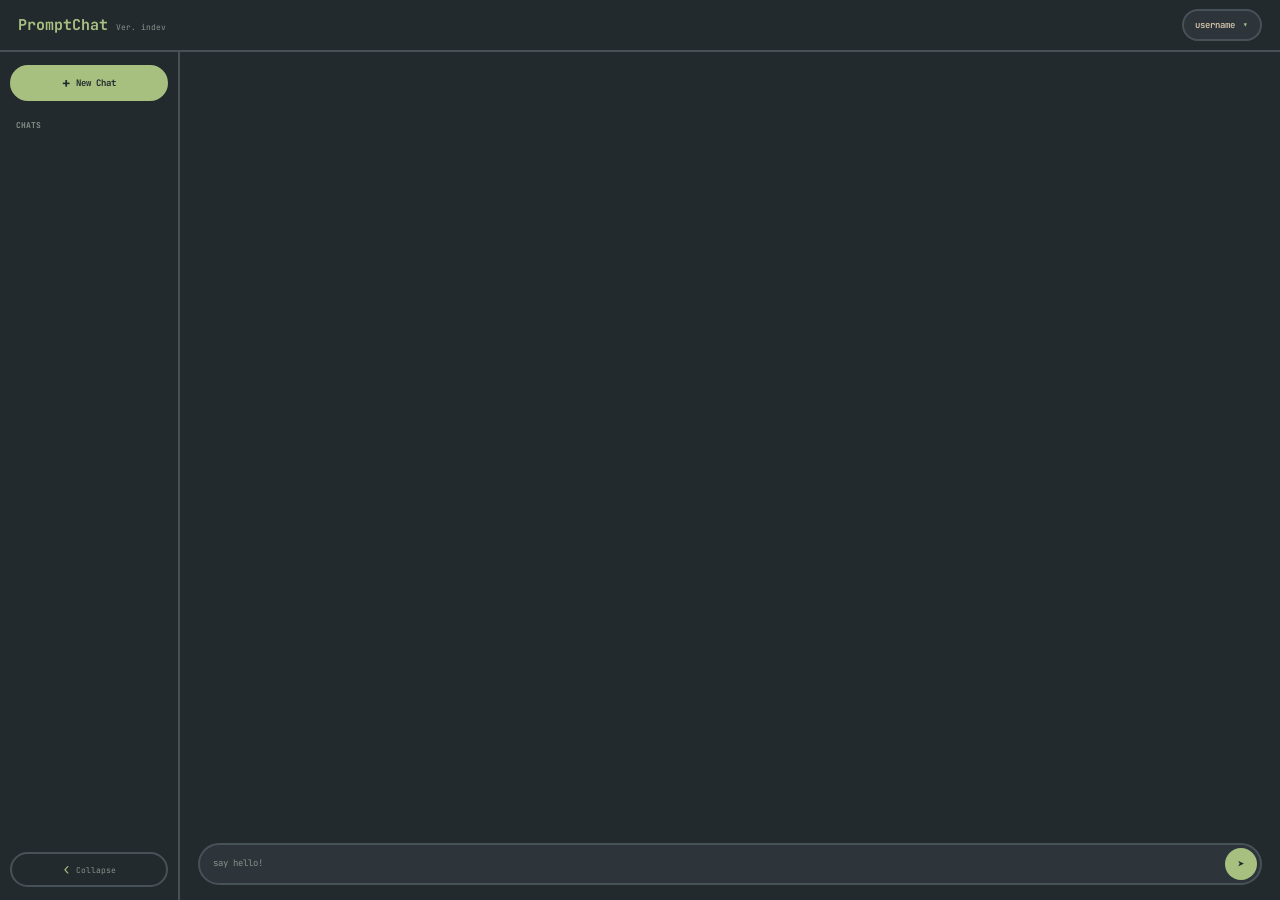
<file: home/index.html>
<!DOCTYPE html>

<html lang="en">
<head>
    <meta charset="UTF-8">
    <meta name="viewport" content="width=device-width, initial-scale=1.0">

    <title>PromptChat</title>

    <link rel="stylesheet" href="../css/home.css">
</head>

<body>

<div class="app">

    <!-- TOPBAR -->
    <header class="topbar">

        <div class="brand">
            <span class="brand-name">PromptChat</span>
            <span class="version">Ver. indev</span>
        </div>

        <div class="account">
            <button class="account-button" id="account-button">
                <span id="username">username</span>
                <span class="dropdown-arrow">▾</span>
            </button>

            <div class="account-menu" id="account-menu">
                <button id="add-account">Add another account</button>
                <button id="logout">Logout</button>
            </div>
        </div>

    </header>


    <!-- MAIN APPLICATION -->
    <div class="main">

        <!-- SIDEBAR -->
        <aside class="sidebar" id="sidebar">

            <div class="sidebar-top">

                <button class="new-chat-button" id="new-chat-button">
                    <span class="new-chat-icon">+</span>
                    <span class="sidebar-label">New Chat</span>
                </button>

                <div class="chats-title">
                    <span class="sidebar-label">Chats</span>
                </div>

                <div class="chat-list" id="chat-list">
                    <!-- Chats will be added here -->
                </div>

            </div>

            <button class="collapse-button" id="collapse-button">
                <span>‹</span>
                <span class="sidebar-label">Collapse</span>
            </button>

        </aside>


        <!-- CHAT AREA -->
        <main class="chat-area">

            <div class="messages" id="messages">
                <!-- Messages will appear here -->
            </div>

            <div class="message-container">

                <form class="message-form" id="message-form">

                    <textarea
                        id="message-input"
                        placeholder="say hello!"
                        rows="1"
                    ></textarea>

                    <button
                        type="submit"
                        class="send-button"
                        aria-label="Send message"
                    >
                        ➤
                    </button>

                </form>

            </div>

        </main>

    </div>

</div>


<!-- NEW CHAT MODAL -->
<div class="modal-overlay" id="new-chat-modal">

    <div class="new-chat-modal">

        <div class="modal-header">
            <h2>New Chat</h2>

            <button
                class="close-button"
                id="close-modal"
                aria-label="Close"
            >
                ×
            </button>
        </div>

        <p class="modal-subtitle">
            Search for users to add to your chat.
        </p>

        <input
            id="user-search"
            class="user-search"
            type="text"
            placeholder="Search users..."
            autocomplete="off"
        >

        <div class="search-results" id="search-results">
            <p class="search-placeholder">
                Start typing to search for users.
            </p>
        </div>

        <div class="selected-users" id="selected-users">
            <!-- Selected users appear here -->
        </div>

        <button class="create-chat-button" id="create-chat-button">
            Create Chat
        </button>

    </div>

</div>


<script>
    /* =========================
       ACCOUNT DROPDOWN
       ========================= */

    const accountButton = document.getElementById("account-button");
    const accountMenu = document.getElementById("account-menu");

    accountButton.addEventListener("click", function (event) {
        event.stopPropagation();

        accountMenu.classList.toggle("open");
    });

    document.addEventListener("click", function () {
        accountMenu.classList.remove("open");
    });


    /* =========================
       SIDEBAR
       ========================= */

    const sidebar = document.getElementById("sidebar");
    const collapseButton = document.getElementById("collapse-button");

    collapseButton.addEventListener("click", function () {
        sidebar.classList.toggle("collapsed");

        if (sidebar.classList.contains("collapsed")) {
            collapseButton.querySelector("span").textContent = "›";
        } else {
            collapseButton.querySelector("span").textContent = "‹";
        }
    });


    /* =========================
       NEW CHAT MODAL
       ========================= */

    const newChatButton = document.getElementById("new-chat-button");
    const newChatModal = document.getElementById("new-chat-modal");
    const closeModal = document.getElementById("close-modal");

    newChatButton.addEventListener("click", function () {
        newChatModal.classList.add("open");

        setTimeout(function () {
            document.getElementById("user-search").focus();
        }, 100);
    });

    closeModal.addEventListener("click", function () {
        newChatModal.classList.remove("open");
    });

    newChatModal.addEventListener("click", function (event) {
        if (event.target === newChatModal) {
            newChatModal.classList.remove("open");
        }
    });


    /* =========================
       USER SEARCH
       ========================= */

    const userSearch = document.getElementById("user-search");
    const searchResults = document.getElementById("search-results");

    userSearch.addEventListener("input", function () {

        const query = userSearch.value.trim();

        if (!query) {
            searchResults.innerHTML = `
                <p class="search-placeholder">
                    Start typing to search for users.
                </p>
            `;

            return;
        }

        /*
         * TEMPORARY UI
         *
         * Real user searching will be connected to:
         *
         * GET /api/users/search?q=username
         *
         * once that backend route exists.
         */

        searchResults.innerHTML = `
            <p class="search-placeholder">
                User search will connect to the PromptChat server.
            </p>
        `;
    });


    /* =========================
       MESSAGE INPUT
       ========================= */

    const messageInput = document.getElementById("message-input");

    messageInput.addEventListener("input", function () {

        this.style.height = "auto";

        this.style.height =
            Math.min(this.scrollHeight, 180) + "px";
    });


    /* =========================
       SEND MESSAGE
       ========================= */

    const messageForm = document.getElementById("message-form");
    const messages = document.getElementById("messages");

    messageForm.addEventListener("submit", function (event) {

        event.preventDefault();

        const text = messageInput.value.trim();

        if (!text) {
            return;
        }

        /*
         * TEMPORARY:
         * Display the message locally.
         *
         * Actual message sending will be connected
         * to the backend later.
         */

        const message = document.createElement("div");

        message.className = "message own";

        message.textContent = text;

        messages.appendChild(message);

        messageInput.value = "";
        messageInput.style.height = "auto";

        messages.scrollTop = messages.scrollHeight;
    });


    /* =========================
       ENTER TO SEND
       ========================= */

    messageInput.addEventListener("keydown", function (event) {

        if (event.key === "Enter" && !event.shiftKey) {

            event.preventDefault();

            messageForm.requestSubmit();
        }
    });


    /* =========================
       ACCOUNT ACTIONS
       ========================= */

    document.getElementById("add-account").addEventListener("click", function () {

        /*
         * This will eventually go to the
         * account-management page.
         */

        console.log("Add another account");
    });


    document.getElementById("logout").addEventListener("click", function () {

        /*
         * Actual logout/session handling
         * will be added with authentication.
         */

        console.log("Logout");
    });
</script>

</body>
</html>
</file>
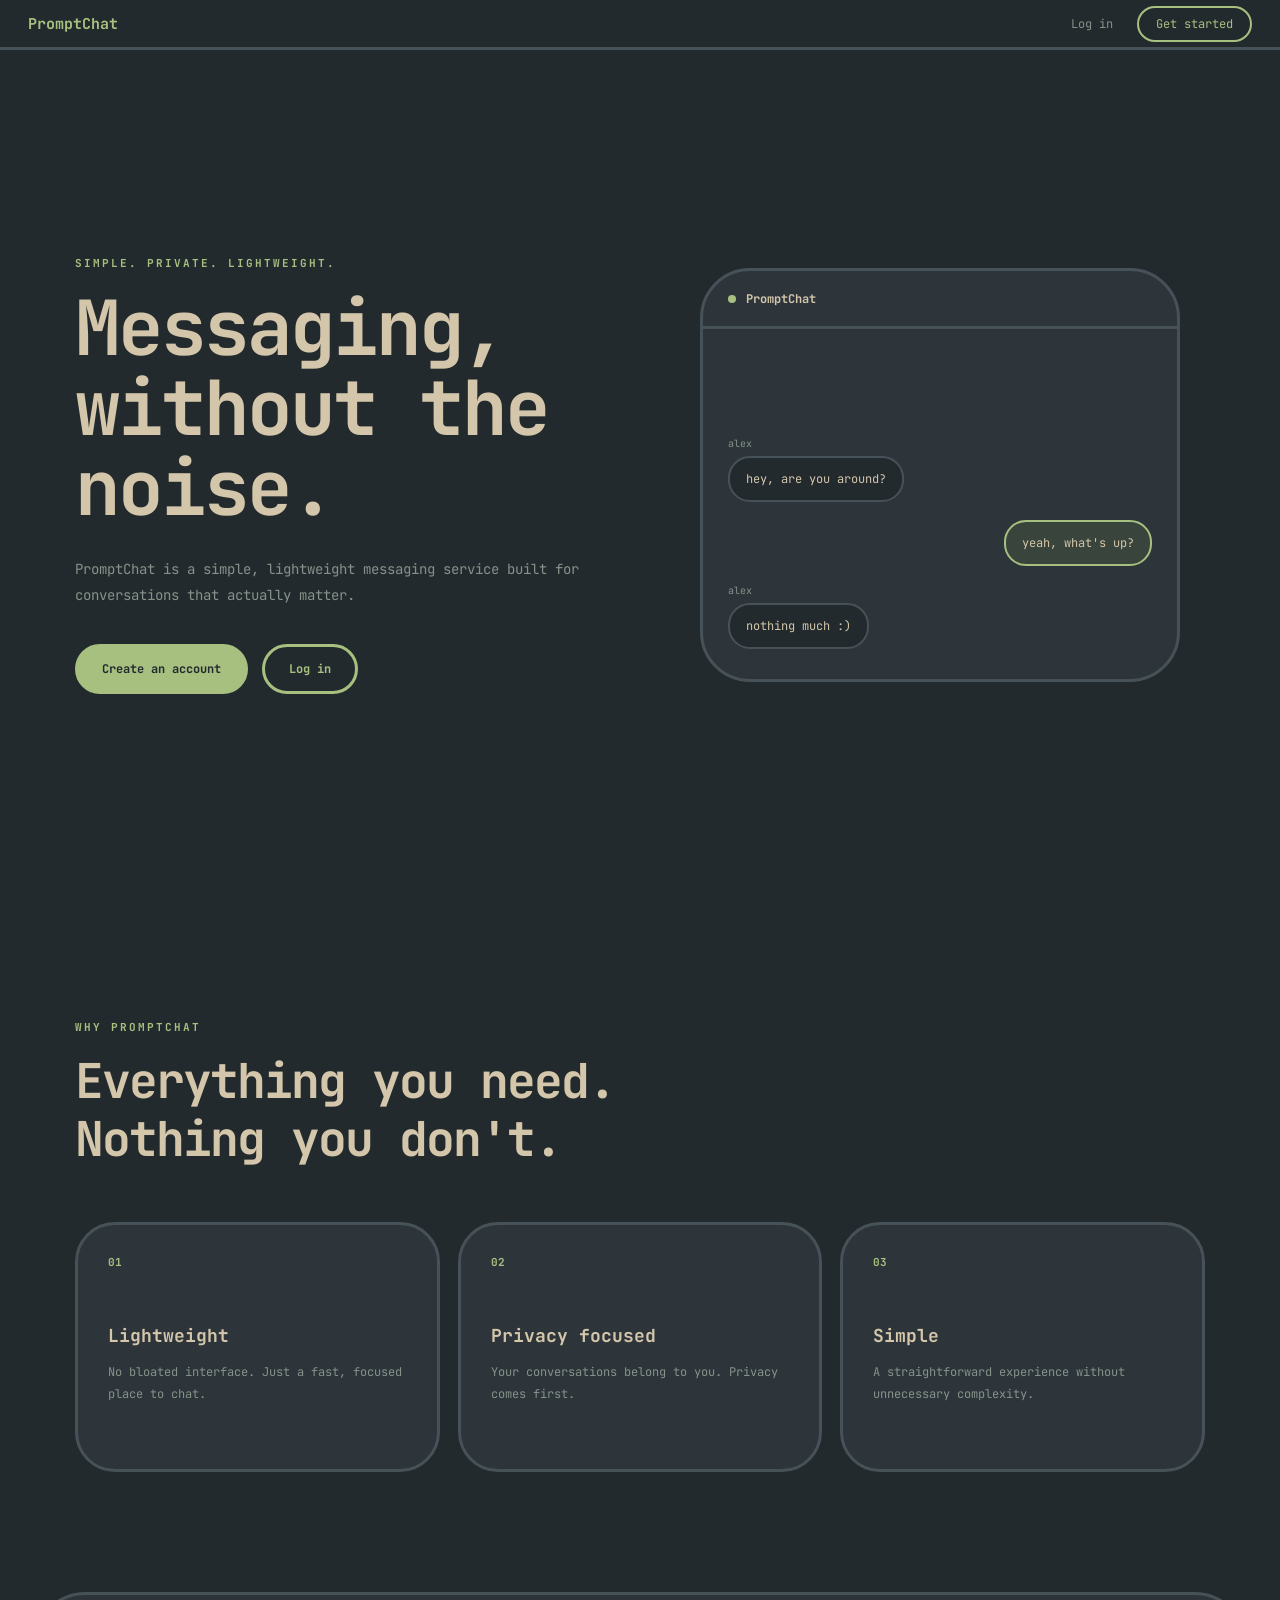
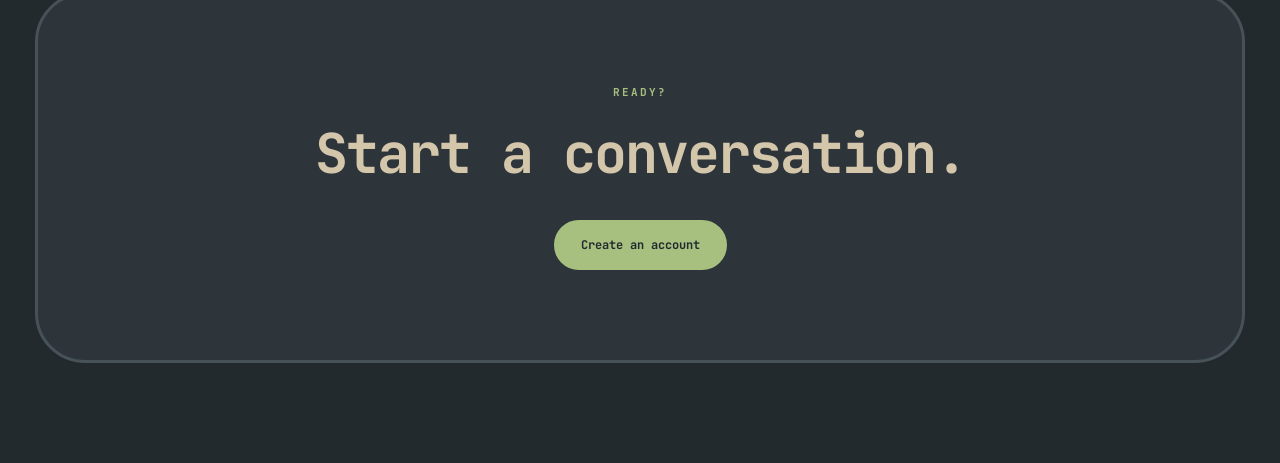
<file: landing/index.html>
<!DOCTYPE html>
<html lang="en">
<head>
    <meta charset="UTF-8">
    <meta name="viewport" content="width=device-width, initial-scale=1.0">
    <title>PromptChat</title>
    <link rel="stylesheet" href="../css/landing.css">
</head>

<body>

<header class="navbar">
    <a href="../landing/" class="logo">PromptChat</a>

    <nav>
        <a href="../login/">Log in</a>
        <a href="../signup/" class="nav-button">Get started</a>
    </nav>
</header>

<main>

    <section class="hero">

        <div class="hero-content">
            <p class="eyebrow">SIMPLE. PRIVATE. LIGHTWEIGHT.</p>

            <h1>Messaging,<br>without the noise.</h1>

            <p class="hero-text">
                PromptChat is a simple, lightweight messaging service
                built for conversations that actually matter.
            </p>

            <div class="hero-actions">
                <a href="../signup/" class="primary-button">Create an account</a>
                <a href="../login/" class="secondary-button">Log in</a>
            </div>
        </div>

        <div class="chat-preview">

            <div class="preview-header">
                <span class="status-dot"></span>
                <span>PromptChat</span>
            </div>

            <div class="messages">

                <div class="message">
                    <span class="message-name">alex</span>
                    <div class="bubble">
                        hey, are you around?
                    </div>
                </div>

                <div class="message own">
                    <div class="bubble">
                        yeah, what's up?
                    </div>
                </div>

                <div class="message">
                    <span class="message-name">alex</span>
                    <div class="bubble">
                        nothing much :)
                    </div>
                </div>

            </div>

        </div>

    </section>

    <section class="features">

        <p class="eyebrow">WHY PROMPTCHAT</p>

        <h2>Everything you need.<br>Nothing you don't.</h2>

        <div class="feature-grid">

            <article class="feature-card">
                <div class="feature-number">01</div>
                <h3>Lightweight</h3>
                <p>No bloated interface. Just a fast, focused place to chat.</p>
            </article>

            <article class="feature-card">
                <div class="feature-number">02</div>
                <h3>Privacy focused</h3>
                <p>Your conversations belong to you. Privacy comes first.</p>
            </article>

            <article class="feature-card">
                <div class="feature-number">03</div>
                <h3>Simple</h3>
                <p>A straightforward experience without unnecessary complexity.</p>
            </article>

        </div>

    </section>

    <section class="cta">

        <p class="eyebrow">READY?</p>

        <h2>Start a conversation.</h2>

        <a href="../signup/" class="primary-button">
            Create an account
        </a>

    </section>

</main>

</body>
</html>
</file>
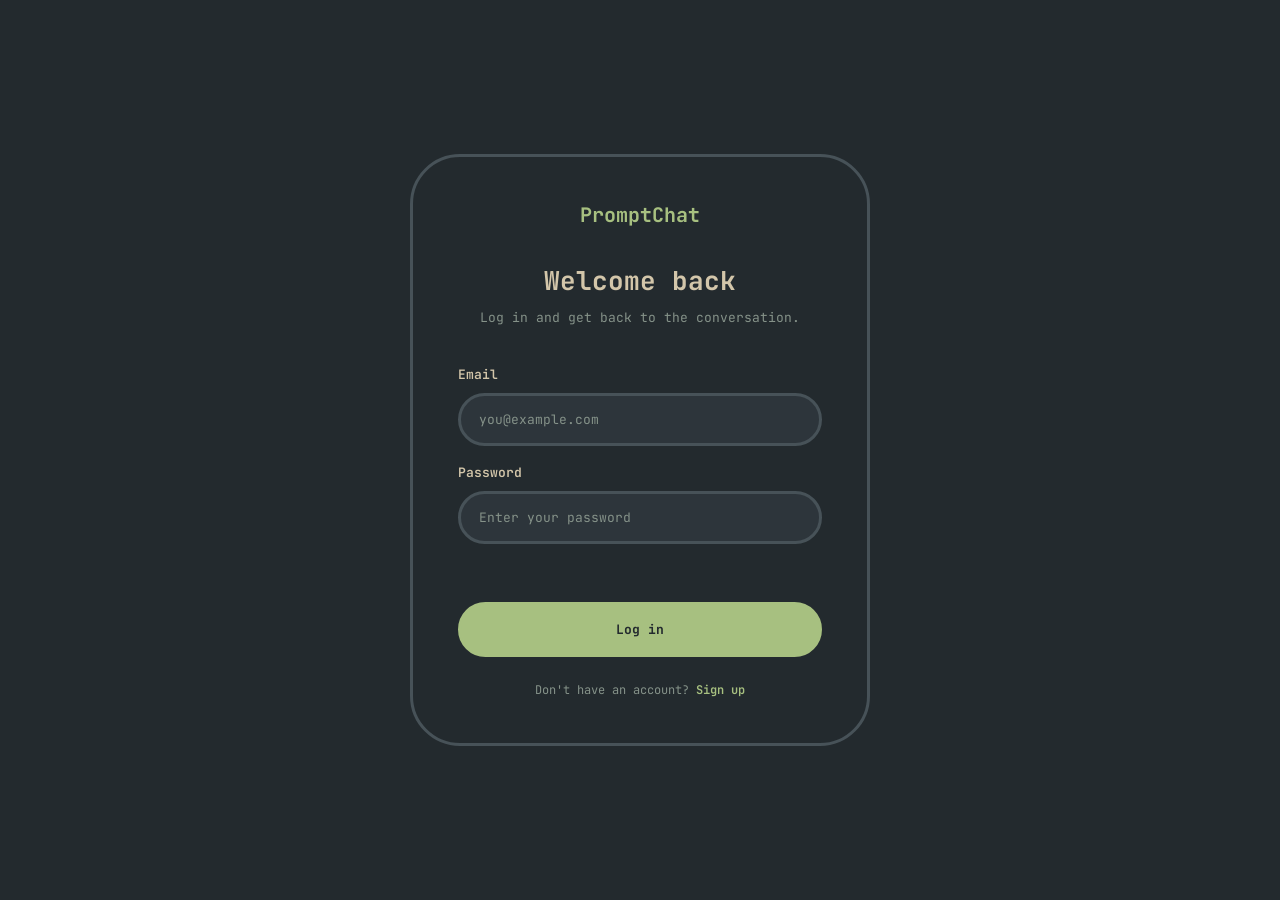
<file: login/index.html>
<!DOCTYPE html>

<html lang="en">
<head>
    <meta charset="UTF-8">
    <meta name="viewport" content="width=device-width, initial-scale=1.0">

    <title>Log In — PromptChat</title>

    <link rel="stylesheet" href="../css/login.css">
</head>

<body>

<div class="auth-card">

    <a class="logo" href="../landing/">PromptChat</a>

    <h1>Welcome back</h1>

    <p class="subtitle">
        Log in and get back to the conversation.
    </p>

    <form id="login-form">

        <label for="email">Email</label>

        <input
            id="email"
            type="email"
            placeholder="you@example.com"
            required
        >

        <label for="password">Password</label>

        <input
            id="password"
            type="password"
            placeholder="Enter your password"
            required
        >

        <p id="message"></p>

        <button type="submit">
            Log in
        </button>

    </form>

    <p class="switch">
        Don't have an account?
        <a href="../signup/">Sign up</a>
    </p>

</div>


<script>
    const form = document.getElementById("login-form");
    const message = document.getElementById("message");

    // Raspberry Pi API — temporary LAN address for testing
    const API_URL = "https://population-genius-engage-portions.trycloudflare.com";


    form.addEventListener("submit", async function (event) {

        event.preventDefault();

        const email = document.getElementById("email").value.trim();
        const password = document.getElementById("password").value;

        message.textContent = "Logging in...";
        message.className = "";

        try {

            const response = await fetch(`${API_URL}/api/auth/login`, {
                method: "POST",

                headers: {
                    "Content-Type": "application/json"
                },

                body: JSON.stringify({
                    email: email,
                    password: password
                })
            });


            const data = await response.json();


            if (!response.ok) {

                message.textContent =
                    data.error || "Invalid email or password.";

                message.className = "error";

                return;
            }


            message.textContent =
                "Logged in successfully!";

            message.className = "success";


            console.log("Logged in user:", data.user);


            // Redirect to the PromptChat home page
            setTimeout(function () {
                window.location.href = "../home/";
            }, 500);


        } catch (error) {

            console.error(
                "Login request failed:",
                error
            );

            message.textContent =
                "Unable to connect to the PromptChat server.";

            message.className = "error";
        }

    });
</script>

</body>
</html>
</file>
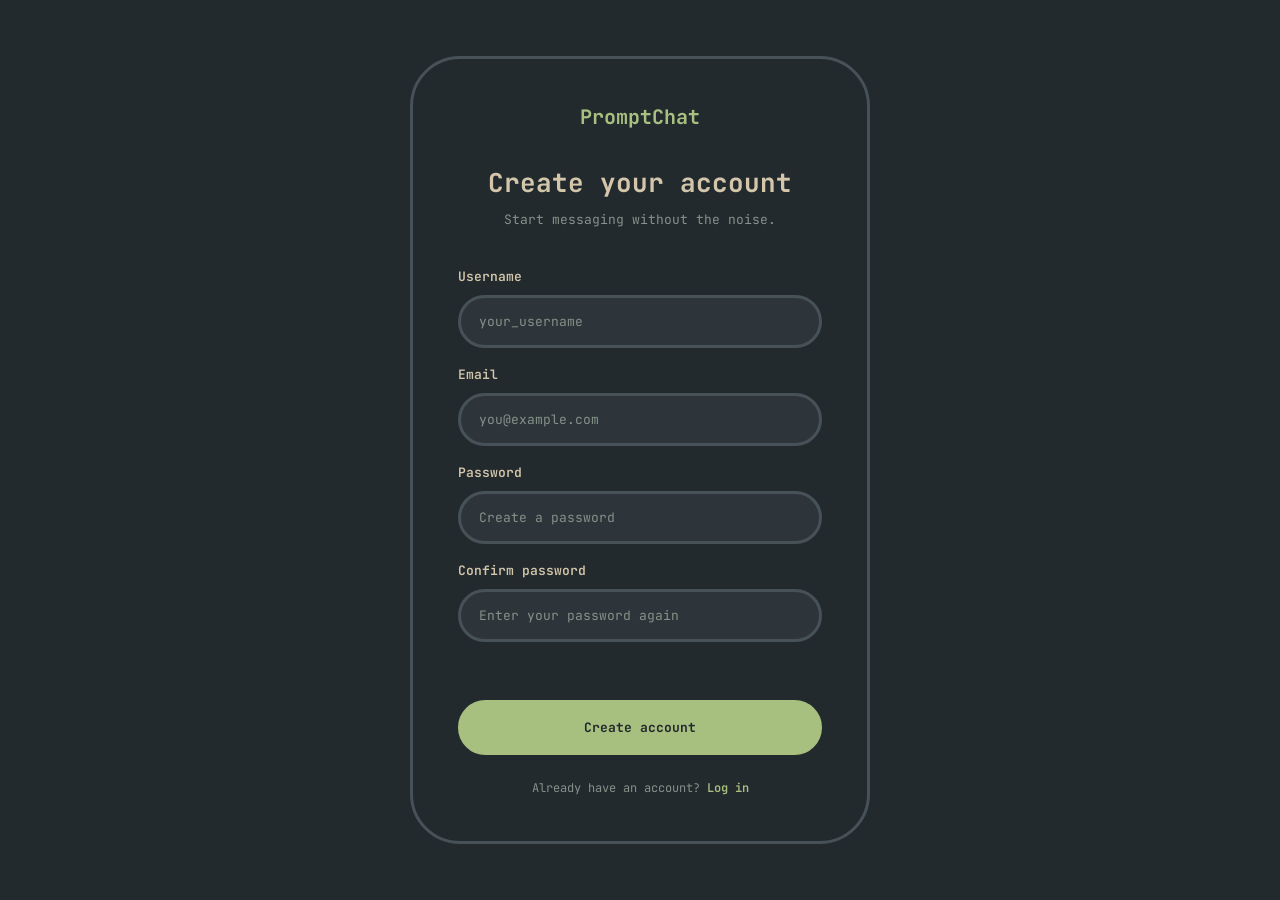
<file: signup/index.html>
<!DOCTYPE html>

<html lang="en">
<head>
    <meta charset="UTF-8">
    <meta name="viewport" content="width=device-width, initial-scale=1.0">
    <title>Sign Up — PromptChat</title>
    <link rel="stylesheet" href="../css/auth.css">
</head>

<body>

<div class="auth-card">
    <a class="logo" href="../landing/">PromptChat</a>

    <h1>Create your account</h1>
    <p class="subtitle">Start messaging without the noise.</p>

    <form id="signup-form">

        <label for="username">Username</label>
        <input
            id="username"
            type="text"
            placeholder="your_username"
            maxlength="32"
            required
        >

        <label for="email">Email</label>
        <input
            id="email"
            type="email"
            placeholder="you@example.com"
            required
        >

        <label for="password">Password</label>
        <input
            id="password"
            type="password"
            placeholder="Create a password"
            required
        >

        <label for="confirm-password">Confirm password</label>
        <input
            id="confirm-password"
            type="password"
            placeholder="Enter your password again"
            required
        >

        <p id="message"></p>

        <button type="submit">Create account</button>

    </form>

    <p class="switch">
        Already have an account?
        <a href="../login/">Log in</a>
    </p>

</div>

<script>
    const form = document.getElementById("signup-form");
    const password = document.getElementById("password");
    const confirmPassword = document.getElementById("confirm-password");
    const message = document.getElementById("message");

    // Raspberry Pi API — temporary LAN address for testing
    const API_URL = "https://population-genius-engage-portions.trycloudflare.com";

    form.addEventListener("submit", async function (event) {
        event.preventDefault();

        const username = document.getElementById("username").value.trim();
        const email = document.getElementById("email").value.trim();
        const passwordValue = password.value;

        // Check that both passwords match
        if (passwordValue !== confirmPassword.value) {
            message.textContent = "Passwords do not match.";
            message.className = "error";
            return;
        }

        message.textContent = "Creating your account...";
        message.className = "";

        try {
            const response = await fetch(`${API_URL}/api/auth/signup`, {
                method: "POST",
                headers: {
                    "Content-Type": "application/json"
                },
                body: JSON.stringify({
                    username: username,
                    email: email,
                    password: passwordValue
                })
            });

            const data = await response.json();

            if (!response.ok) {
                message.textContent = data.error || "Something went wrong.";
                message.className = "error";
                return;
            }

            message.textContent = "Account created successfully!";
            message.className = "success";

            form.reset();

        } catch (error) {
            console.error("Signup request failed:", error);

            message.textContent =
                "Unable to connect to the PromptChat server.";
            message.className = "error";
        }
    });
</script>

</body>
</html>
</file>
<file: css/home.css>
@import url("https://fonts.googleapis.com/css2?family=JetBrains+Mono:wght@400;500;600;700&display=swap");

:root {
    --background-dim: #232a2e;
    --bg-green: #a7c080;
    --statusline-1: #475258;
    --text: #d3c6aa;
    --text-muted: #859289;
    --input-background: #2d353b;
    --error: #e67e80;

    --border-width: 2px;
    --radius: 30px;

    --topbar-height: 52px;
    --sidebar-width: 180px;
}

* {
    box-sizing: border-box;
}

html,
body {
    margin: 0;
    width: 100%;
    height: 100%;
    overflow: hidden;
}

body {
    background: var(--background-dim);
    color: var(--text);
    font-family: "JetBrains Mono", monospace;
}

.app {
    width: 100%;
    height: 100vh;

    display: flex;
    flex-direction: column;
}


/* =========================
   TOPBAR
   ========================= */

.topbar {
    height: var(--topbar-height);
    min-height: var(--topbar-height);

    padding: 0 18px;

    border-bottom: var(--border-width) solid var(--statusline-1);

    display: flex;
    align-items: center;
    justify-content: space-between;
}

.brand {
    display: flex;
    align-items: baseline;
    gap: 8px;
}

.brand-name {
    color: var(--bg-green);
    font-size: 15px;
    font-weight: 700;
}

.version {
    color: var(--text-muted);
    font-size: 8px;
}


/* ACCOUNT */

.account {
    position: relative;
}

.account-button {
    padding: 7px 11px;

    border: var(--border-width) solid var(--statusline-1);
    border-radius: 30px;

    background: var(--input-background);
    color: var(--text);

    font-family: inherit;
    font-size: 9px;
    font-weight: 600;

    cursor: pointer;

    display: flex;
    align-items: center;
    gap: 7px;
}

.account-button:hover {
    border-color: var(--bg-green);
}

.dropdown-arrow {
    color: var(--bg-green);
    font-size: 11px;
}


/* ACCOUNT MENU */

.account-menu {
    position: absolute;
    top: calc(100% + 7px);
    right: 0;

    width: 150px;

    padding: 5px;

    border: var(--border-width) solid var(--statusline-1);
    border-radius: 18px;

    background: var(--input-background);

    opacity: 0;
    visibility: hidden;

    transform: translateY(-5px);

    transition:
        opacity 0.15s ease,
        transform 0.15s ease,
        visibility 0.15s ease;

    z-index: 100;
}

.account-menu.open {
    opacity: 1;
    visibility: visible;
    transform: translateY(0);
}

.account-menu button {
    width: 100%;

    padding: 9px 11px;

    border: 0;
    border-radius: 13px;

    background: transparent;
    color: var(--text);

    font-family: inherit;
    font-size: 9px;
    text-align: left;

    cursor: pointer;
}

.account-menu button:hover {
    background: var(--background-dim);
    color: var(--bg-green);
}


/* =========================
   MAIN
   ========================= */

.main {
    min-height: 0;
    flex: 1;

    display: flex;
}


/* =========================
   SIDEBAR
   ========================= */

.sidebar {
    width: var(--sidebar-width);
    min-width: var(--sidebar-width);

    padding: 13px 10px;

    border-right: var(--border-width) solid var(--statusline-1);

    display: flex;
    flex-direction: column;
    justify-content: space-between;

    transition:
        width 0.2s ease,
        min-width 0.2s ease,
        padding 0.2s ease;
}

.sidebar.collapsed {
    width: 50px;
    min-width: 50px;

    padding-left: 7px;
    padding-right: 7px;
}


/* NEW CHAT */

.new-chat-button {
    width: 100%;

    padding: 9px 12px;

    border: var(--border-width) solid var(--bg-green);
    border-radius: 30px;

    background: var(--bg-green);
    color: var(--background-dim);

    font-family: inherit;
    font-size: 9px;
    font-weight: 700;

    cursor: pointer;

    display: flex;
    align-items: center;
    justify-content: center;
    gap: 6px;
}

.new-chat-button:hover {
    opacity: 0.9;
}

.new-chat-icon {
    font-size: 14px;
    line-height: 1;
}


/* CHATS TITLE */

.chats-title {
    margin: 19px 6px 8px;

    color: var(--text-muted);

    font-size: 8px;
    font-weight: 700;
    text-transform: uppercase;
}


/* CHAT LIST */

.chat-list {
    display: flex;
    flex-direction: column;
    gap: 3px;
}

.chat-item {
    width: 100%;

    padding: 8px 10px;

    border: 0;
    border-radius: 13px;

    background: transparent;
    color: var(--text);

    font-family: inherit;
    font-size: 9px;
    text-align: left;

    cursor: pointer;

    white-space: nowrap;
    overflow: hidden;
    text-overflow: ellipsis;
}

.chat-item:hover {
    background: var(--input-background);
}

.chat-item.active {
    background: var(--input-background);
    color: var(--bg-green);
}


/* COLLAPSE */

.collapse-button {
    width: 100%;

    padding: 8px;

    border: var(--border-width) solid var(--statusline-1);
    border-radius: 30px;

    background: transparent;
    color: var(--text-muted);

    font-family: inherit;
    font-size: 8px;

    cursor: pointer;

    display: flex;
    align-items: center;
    justify-content: center;
    gap: 5px;
}

.collapse-button:hover {
    border-color: var(--bg-green);
    color: var(--bg-green);
}

.collapse-button > span:first-child {
    color: var(--bg-green);
    font-size: 15px;
    line-height: 1;
}


/* COLLAPSED SIDEBAR */

.sidebar.collapsed .sidebar-label {
    display: none;
}

.sidebar.collapsed .new-chat-button {
    padding: 9px 0;
}

.sidebar.collapsed .new-chat-icon {
    font-size: 16px;
}

.sidebar.collapsed .chats-title {
    text-align: center;
}

.sidebar.collapsed .collapse-button {
    padding: 8px 0;
}


/* =========================
   CHAT AREA
   ========================= */

.chat-area {
    min-width: 0;
    min-height: 0;

    flex: 1;

    display: flex;
    flex-direction: column;
}

.messages {
    min-height: 0;

    flex: 1;

    padding: 20px;

    overflow-y: auto;

    display: flex;
    flex-direction: column;
    justify-content: flex-end;
    gap: 8px;
}


/* MESSAGE */

.message {
    max-width: min(70%, 500px);

    padding: 9px 13px;

    border: var(--border-width) solid var(--statusline-1);
    border-radius: 17px;

    background: var(--input-background);

    color: var(--text);

    font-size: 9px;
    line-height: 1.6;

    word-wrap: break-word;
}

.message.own {
    align-self: flex-end;

    border-color: var(--bg-green);

    background: var(--bg-green);
    color: var(--background-dim);
}


/* =========================
   MESSAGE INPUT
   ========================= */

.message-container {
    padding: 11px 18px 15px;
}

.message-form {
    width: 100%;

    border: var(--border-width) solid var(--statusline-1);
    border-radius: 30px;

    background: var(--input-background);

    display: flex;
    align-items: flex-end;

    transition: border-color 0.15s ease;
}

.message-form:focus-within {
    border-color: var(--bg-green);
}

#message-input {
    min-height: 36px;
    max-height: 120px;

    flex: 1;

    padding: 10px 13px;

    border: 0;
    outline: none;

    resize: none;

    background: transparent;
    color: var(--text);

    font-family: inherit;
    font-size: 9px;
    line-height: 1.5;
}

#message-input::placeholder {
    color: var(--text-muted);
}


/* SEND */

.send-button {
    width: 32px;
    height: 32px;

    margin: 3px;
    padding: 0;

    border: 0;
    border-radius: 50%;

    background: var(--bg-green);
    color: var(--background-dim);

    font-family: inherit;
    font-size: 12px;
    font-weight: 700;

    cursor: pointer;

    flex-shrink: 0;
}

.send-button:hover {
    opacity: 0.9;
}


/* =========================
   MODAL
   ========================= */

.modal-overlay {
    position: fixed;
    inset: 0;

    padding: 18px;

    background: rgba(35, 42, 46, 0.75);

    display: flex;
    align-items: center;
    justify-content: center;

    opacity: 0;
    visibility: hidden;

    transition:
        opacity 0.15s ease,
        visibility 0.15s ease;

    z-index: 200;
}

.modal-overlay.open {
    opacity: 1;
    visibility: visible;
}

.new-chat-modal {
    width: 100%;
    max-width: 300px;

    padding: 22px;

    border: var(--border-width) solid var(--statusline-1);
    border-radius: 30px;

    background: var(--background-dim);

    transform: translateY(10px);

    transition: transform 0.15s ease;
}

.modal-overlay.open .new-chat-modal {
    transform: translateY(0);
}

.modal-header {
    display: flex;
    align-items: center;
    justify-content: space-between;
}

.modal-header h2 {
    margin: 0;

    color: var(--text);

    font-size: 14px;
}

.close-button {
    width: 27px;
    height: 27px;

    border: var(--border-width) solid var(--statusline-1);
    border-radius: 50%;

    background: transparent;
    color: var(--text-muted);

    font-family: inherit;
    font-size: 15px;

    cursor: pointer;
}

.close-button:hover {
    border-color: var(--bg-green);
    color: var(--bg-green);
}

.modal-subtitle {
    margin: 7px 0 16px;

    color: var(--text-muted);

    font-size: 8px;
    line-height: 1.6;
}

.user-search {
    width: 100%;

    padding: 10px 12px;

    border: var(--border-width) solid var(--statusline-1);
    border-radius: 30px;

    outline: none;

    background: var(--input-background);
    color: var(--text);

    font-family: inherit;
    font-size: 9px;
}

.user-search::placeholder {
    color: var(--text-muted);
}

.user-search:focus {
    border-color: var(--bg-green);
}

.search-results {
    min-height: 50px;

    margin-top: 10px;

    padding: 7px;

    border-radius: 17px;

    background: var(--input-background);
}

.search-placeholder {
    margin: 7px;

    color: var(--text-muted);

    font-size: 8px;
    line-height: 1.6;
    text-align: center;
}

.selected-users {
    display: flex;
    flex-wrap: wrap;
    gap: 5px;

    margin-top: 10px;
}

.selected-user {
    padding: 5px 8px;

    border: 2px solid var(--bg-green);
    border-radius: 15px;

    color: var(--bg-green);

    font-size: 8px;
}

.create-chat-button {
    width: 100%;

    margin-top: 13px;
    padding: 10px;

    border: var(--border-width) solid var(--bg-green);
    border-radius: 30px;

    background: var(--bg-green);
    color: var(--background-dim);

    font-family: inherit;
    font-size: 9px;
    font-weight: 700;

    cursor: pointer;
}

.create-chat-button:hover {
    opacity: 0.9;
}


/* =========================
   SCROLLBAR
   ========================= */

::-webkit-scrollbar {
    width: 5px;
}

::-webkit-scrollbar-track {
    background: var(--background-dim);
}

::-webkit-scrollbar-thumb {
    background: var(--statusline-1);
    border-radius: 10px;
}

::-webkit-scrollbar-thumb:hover {
    background: var(--text-muted);
}


/* =========================
   MOBILE
   ========================= */

@media (max-width: 700px) {

    :root {
        --topbar-height: 48px;
    }

    .topbar {
        padding: 0 12px;
    }

    .brand {
        gap: 5px;
    }

    .brand-name {
        font-size: 13px;
    }

    .version {
        font-size: 7px;
    }

    .account-button {
        padding: 6px 9px;
    }

    .sidebar {
        width: 50px;
        min-width: 50px;

        padding-left: 7px;
        padding-right: 7px;
    }

    .sidebar .sidebar-label {
        display: none;
    }

    .new-chat-button {
        padding: 9px 0;
    }

    .chats-title {
        text-align: center;
    }

    .collapse-button {
        padding: 8px 0;
    }

    .message-container {
        padding: 8px 10px 11px;
    }

    .messages {
        padding: 13px 10px;
    }

    .message {
        max-width: 85%;
    }

    .new-chat-modal {
        padding: 20px;

        border-radius: 27px;
    }
}
</file>
<file: css/landing.css>
@import url("https://fonts.googleapis.com/css2?family=JetBrains+Mono:wght@400;500;600;700&display=swap");

* {
    box-sizing: border-box;
}

html {
    scroll-behavior: smooth;
}

body {
    margin: 0;
    background: #232a2e;
    color: #d3c6aa;
    font-family: "JetBrains Mono", monospace;
}

a {
    color: inherit;
    text-decoration: none;
}

.navbar {
    height: 50px;
    padding: 0 28px;

    display: flex;
    align-items: center;
    justify-content: space-between;

    border-bottom: 3px solid #475258;
}

.logo {
    color: #a7c080;
    font-size: 15px;
    font-weight: 700;
}

.navbar nav {
    display: flex;
    align-items: center;
    gap: 24px;
    font-size: 12px;
}

.navbar nav > a:not(.nav-button) {
    color: #859289;
}

.nav-button {
    padding: 8px 17px;
    border: 2px solid #a7c080;
    border-radius: 50px;
    color: #a7c080;
}

.hero {
    max-width: 1200px;
    min-height: calc(100vh - 50px);

    margin: 0 auto;
    padding: 80px 35px;

    display: grid;
    grid-template-columns: 1fr 1fr;
    align-items: center;
    gap: 70px;
}

.eyebrow {
    margin: 0 0 18px;
    color: #a7c080;
    font-size: 11px;
    font-weight: 700;
    letter-spacing: 2px;
}

.hero h1 {
    margin: 0;
    color: #d3c6aa;

    font-size: clamp(42px, 6vw, 76px);
    line-height: 1.05;
    letter-spacing: -3px;
}

.hero-text {
    max-width: 580px;
    margin: 28px 0 0;

    color: #859289;

    font-size: 14px;
    line-height: 1.9;
}

.hero-actions {
    display: flex;
    gap: 14px;
    margin-top: 35px;
}

.primary-button,
.secondary-button {
    min-height: 50px;
    padding: 0 24px;

    display: inline-flex;
    align-items: center;
    justify-content: center;

    border: 3px solid #a7c080;
    border-radius: 50px;

    font-size: 12px;
    font-weight: 700;
}

.primary-button {
    background: #a7c080;
    color: #232a2e;
}

.secondary-button {
    color: #a7c080;
    background: transparent;
}

.chat-preview {
    width: 100%;
    max-width: 480px;
    margin: auto;

    border: 3px solid #475258;
    border-radius: 50px;
    overflow: hidden;

    background: #2d353b;
}

.preview-header {
    height: 58px;
    padding: 0 25px;

    display: flex;
    align-items: center;
    gap: 10px;

    border-bottom: 3px solid #475258;

    color: #d3c6aa;

    font-size: 12px;
    font-weight: 700;
}

.status-dot {
    width: 8px;
    height: 8px;
    border-radius: 50%;
    background: #a7c080;
}

.messages {
    min-height: 350px;
    padding: 30px 25px;

    display: flex;
    flex-direction: column;
    justify-content: flex-end;
    gap: 18px;
}

.message {
    display: flex;
    flex-direction: column;
    gap: 6px;
}

.message-name {
    color: #859289;
    font-size: 10px;
}

.message.own {
    align-items: flex-end;
}

.bubble {
    width: fit-content;
    max-width: 75%;

    padding: 12px 16px;

    border: 2px solid #475258;
    border-radius: 22px;

    background: #232a2e;
    color: #d3c6aa;

    font-size: 12px;
    line-height: 1.5;
}

.message.own .bubble {
    border-color: #a7c080;
    background: #38443c;
}

.features {
    max-width: 1200px;
    margin: 0 auto;
    padding: 120px 35px;
}

.features h2 {
    margin: 0;
    color: #d3c6aa;

    font-size: clamp(30px, 4vw, 48px);
    line-height: 1.2;
    letter-spacing: -2px;
}

.feature-grid {
    margin-top: 55px;

    display: grid;
    grid-template-columns: repeat(3, 1fr);
    gap: 18px;
}

.feature-card {
    min-height: 250px;
    padding: 30px;

    border: 3px solid #475258;
    border-radius: 40px;

    background: #2d353b;
}

.feature-number {
    color: #a7c080;
    font-size: 11px;
    font-weight: 700;
}

.feature-card h3 {
    margin: 55px 0 15px;
    color: #d3c6aa;
    font-size: 18px;
}

.feature-card p {
    margin: 0;
    color: #859289;
    font-size: 12px;
    line-height: 1.8;
}

.cta {
    margin: 0 35px 100px;
    padding: 90px 30px;

    border: 3px solid #475258;
    border-radius: 50px;

    background: #2d353b;

    text-align: center;
}

.cta h2 {
    margin: 0 0 30px;
    color: #d3c6aa;

    font-size: clamp(32px, 5vw, 55px);
    letter-spacing: -2px;
}

@media (max-width: 850px) {
    .hero {
        grid-template-columns: 1fr;
        padding-top: 70px;
        padding-bottom: 70px;
    }

    .chat-preview {
        max-width: 520px;
    }

    .feature-grid {
        grid-template-columns: 1fr;
    }
}

@media (max-width: 520px) {
    .navbar {
        padding: 0 17px;
    }

    .navbar nav {
        gap: 12px;
    }

    .nav-button {
        padding: 7px 12px;
    }

    .hero,
    .features {
        padding-left: 20px;
        padding-right: 20px;
    }

    .hero h1 {
        letter-spacing: -2px;
    }

    .hero-actions {
        flex-direction: column;
    }

    .primary-button,
    .secondary-button {
        width: 100%;
    }

    .chat-preview {
        border-radius: 38px;
    }

    .messages {
        min-height: 280px;
    }

    .cta {
        margin-left: 20px;
        margin-right: 20px;
        border-radius: 38px;
    }
}
</file>
<file: css/login.css>
@import url("https://fonts.googleapis.com/css2?family=JetBrains+Mono:wght@400;500;600;700&display=swap");

:root {
    --background-dim: #232a2e;
    --bg-green: #a7c080;
    --statusline-1: #475258;
    --text: #d3c6aa;
    --text-muted: #859289;
    --input-background: #2d353b;
    --error: #e67e80;

    --border-width: 3px;
    --radius: 50px;
}

* {
    box-sizing: border-box;
}

html,
body {
    margin: 0;
    width: 100%;
    min-height: 100%;
}

body {
    min-height: 100vh;
    padding: 24px;

    background: var(--background-dim);
    color: var(--text);

    font-family: "JetBrains Mono", monospace;

    display: flex;
    align-items: center;
    justify-content: center;
}

.auth-card {
    width: 100%;
    max-width: 460px;
    padding: 45px;

    border: var(--border-width) solid var(--statusline-1);
    border-radius: var(--radius);

    background: var(--background-dim);
}

.logo {
    display: block;
    margin-bottom: 35px;

    color: #a7c080;
    font-size: 20px;
    font-weight: 700;
    text-align: center;
    text-decoration: none;
}

h1 {
    margin: 0 0 10px;

    color: var(--text);

    font-size: 26px;
    text-align: center;
}

.subtitle {
    margin: 0 0 30px;

    color: var(--text-muted);

    font-size: 13px;
    line-height: 1.6;
    text-align: center;
}

form {
    display: flex;
    flex-direction: column;
    gap: 10px;
}

label {
    margin-top: 8px;

    color: var(--text);

    font-size: 13px;
    font-weight: 600;
}

input {
    width: 100%;
    padding: 15px 18px;

    border: var(--border-width) solid var(--statusline-1);
    border-radius: var(--radius);

    outline: none;

    background: var(--input-background);
    color: var(--text);

    font-family: inherit;
    font-size: 13px;
}

input::placeholder {
    color: var(--text-muted);
}

input:focus {
    border-color: var(--bg-green);
}

button {
    width: 100%;
    margin-top: 15px;
    padding: 16px;

    border: var(--border-width) solid var(--bg-green);
    border-radius: var(--radius);

    background: var(--bg-green);
    color: var(--background-dim);

    font-family: inherit;
    font-size: 13px;
    font-weight: 700;

    cursor: pointer;
}

button:hover {
    opacity: 0.9;
}

#message {
    min-height: 18px;
    margin: 5px 0 0;

    font-size: 12px;
}

.error {
    color: var(--error);
}

.success {
    color: var(--bg-green);
}

.switch {
    margin: 25px 0 0;

    color: var(--text-muted);

    font-size: 12px;
    text-align: center;
}

.switch a {
    color: var(--bg-green);
    text-decoration: none;
    font-weight: 600;
}

.switch a:hover {
    text-decoration: underline;
}

@media (max-width: 520px) {
    .auth-card {
        padding: 35px 25px;
        border-radius: 40px;
    }
}
</file>
<file: css/auth.css>
@import url("https://fonts.googleapis.com/css2?family=JetBrains+Mono:wght@400;500;600;700&display=swap");

:root {
    --background-dim: #232a2e;
    --bg-green: #a7c080;
    --statusline-1: #475258;
    --text: #d3c6aa;
    --text-muted: #859289;
    --input-background: #2d353b;
    --error: #e67e80;

    --border-width: 3px;
    --radius: 50px;
}

* {
    box-sizing: border-box;
}

html,
body {
    margin: 0;
    width: 100%;
    min-height: 100%;
}

body {
    min-height: 100vh;
    padding: 24px;

    background: var(--background-dim);
    color: var(--text);

    font-family: "JetBrains Mono", monospace;

    display: flex;
    align-items: center;
    justify-content: center;
}

.auth-card {
    width: 100%;
    max-width: 460px;
    padding: 45px;

    border: var(--border-width) solid var(--statusline-1);
    border-radius: var(--radius);

    background: var(--background-dim);
}

.logo {
    display: block;
    margin-bottom: 35px;

    color: #a7c080;
    font-size: 20px;
    font-weight: 700;
    text-align: center;
    text-decoration: none;
}

h1 {
    margin: 0 0 10px;

    color: var(--text);

    font-size: 26px;
    text-align: center;
}

.subtitle {
    margin: 0 0 30px;

    color: var(--text-muted);

    font-size: 13px;
    line-height: 1.6;
    text-align: center;
}

form {
    display: flex;
    flex-direction: column;
    gap: 10px;
}

label {
    margin-top: 8px;

    color: var(--text);

    font-size: 13px;
    font-weight: 600;
}

input {
    width: 100%;
    padding: 15px 18px;

    border: var(--border-width) solid var(--statusline-1);
    border-radius: var(--radius);

    outline: none;

    background: var(--input-background);
    color: var(--text);

    font-family: inherit;
    font-size: 13px;
}

input::placeholder {
    color: var(--text-muted);
}

input:focus {
    border-color: var(--bg-green);
}

button {
    width: 100%;
    margin-top: 15px;
    padding: 16px;

    border: var(--border-width) solid var(--bg-green);
    border-radius: var(--radius);

    background: var(--bg-green);
    color: var(--background-dim);

    font-family: inherit;
    font-size: 13px;
    font-weight: 700;

    cursor: pointer;
}

button:hover {
    opacity: 0.9;
}

#message {
    min-height: 18px;
    margin: 5px 0 0;

    font-size: 12px;
}

.error {
    color: var(--error);
}

.success {
    color: var(--bg-green);
}

.switch {
    margin: 25px 0 0;

    color: var(--text-muted);

    font-size: 12px;
    text-align: center;
}

.switch a {
    color: var(--bg-green);
    text-decoration: none;
    font-weight: 600;
}

.switch a:hover {
    text-decoration: underline;
}

@media (max-width: 520px) {
    .auth-card {
        padding: 35px 25px;
        border-radius: 40px;
    }
}
</file>
